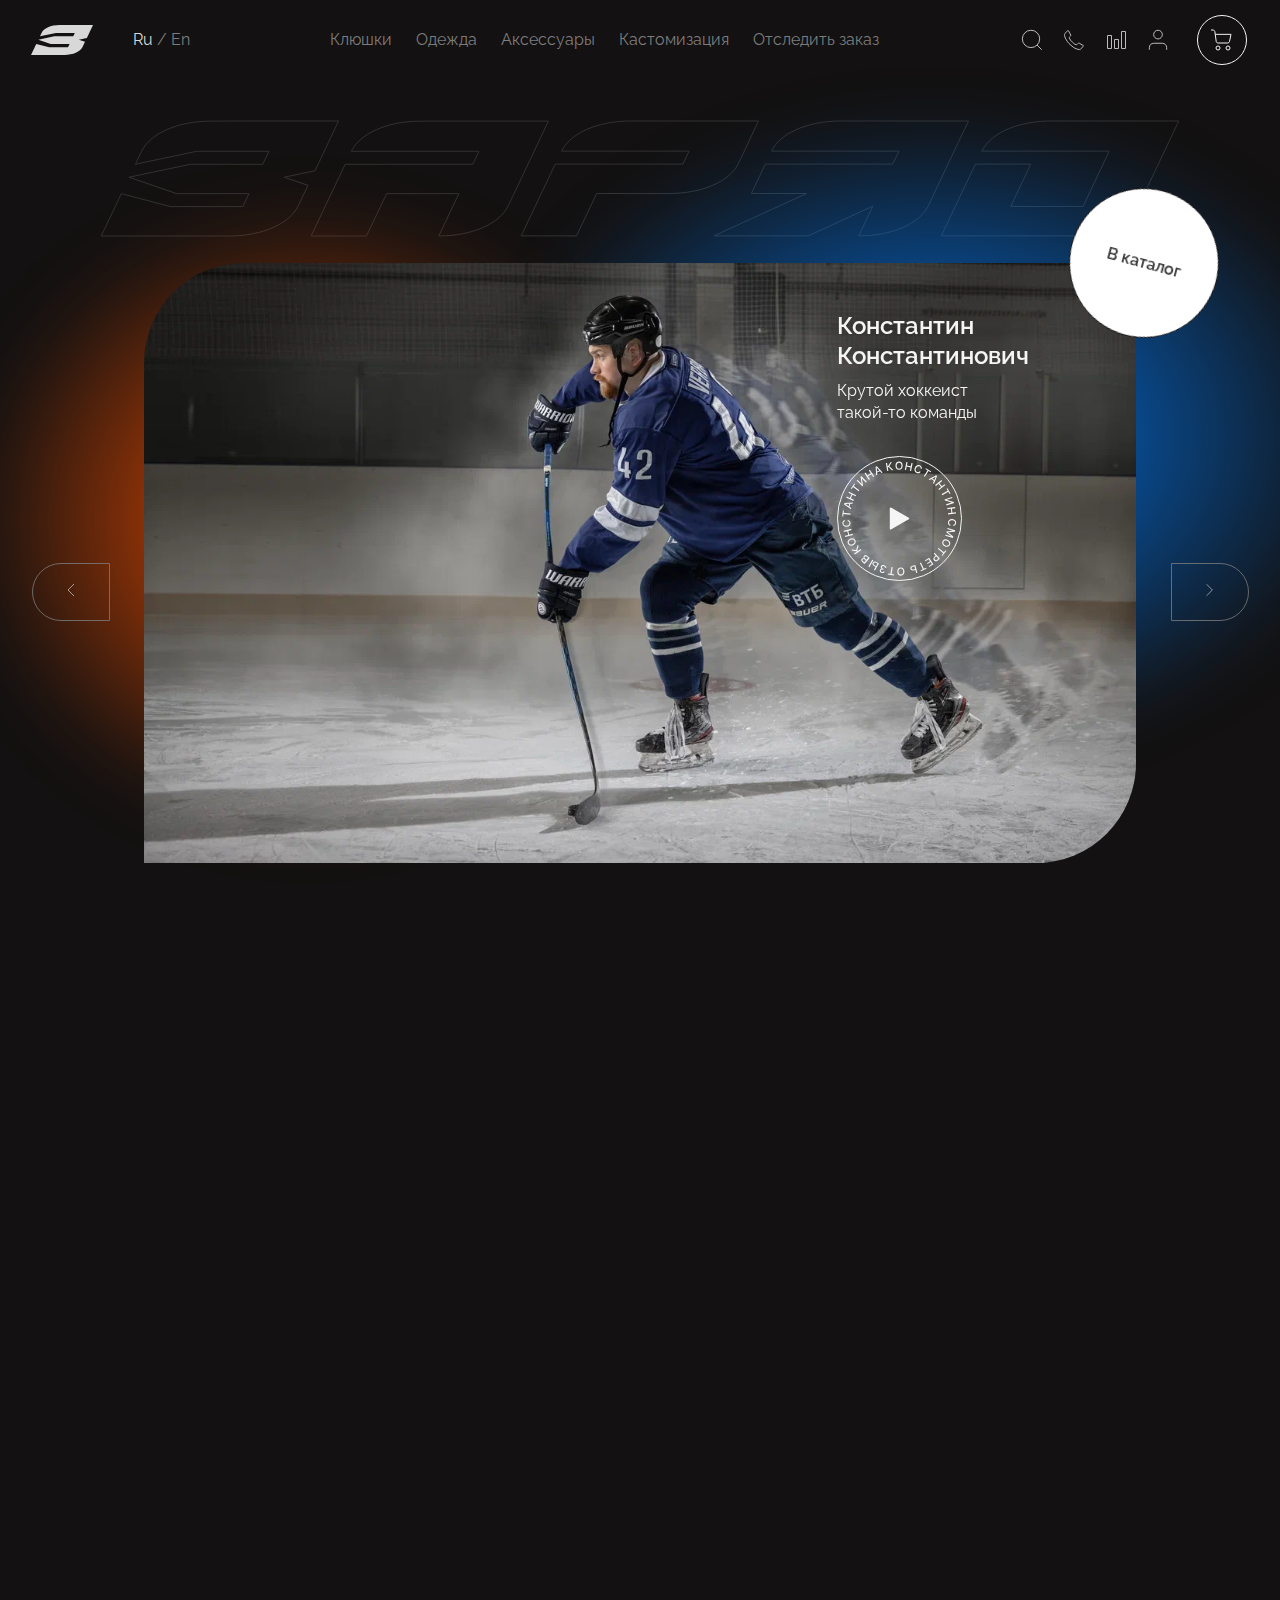
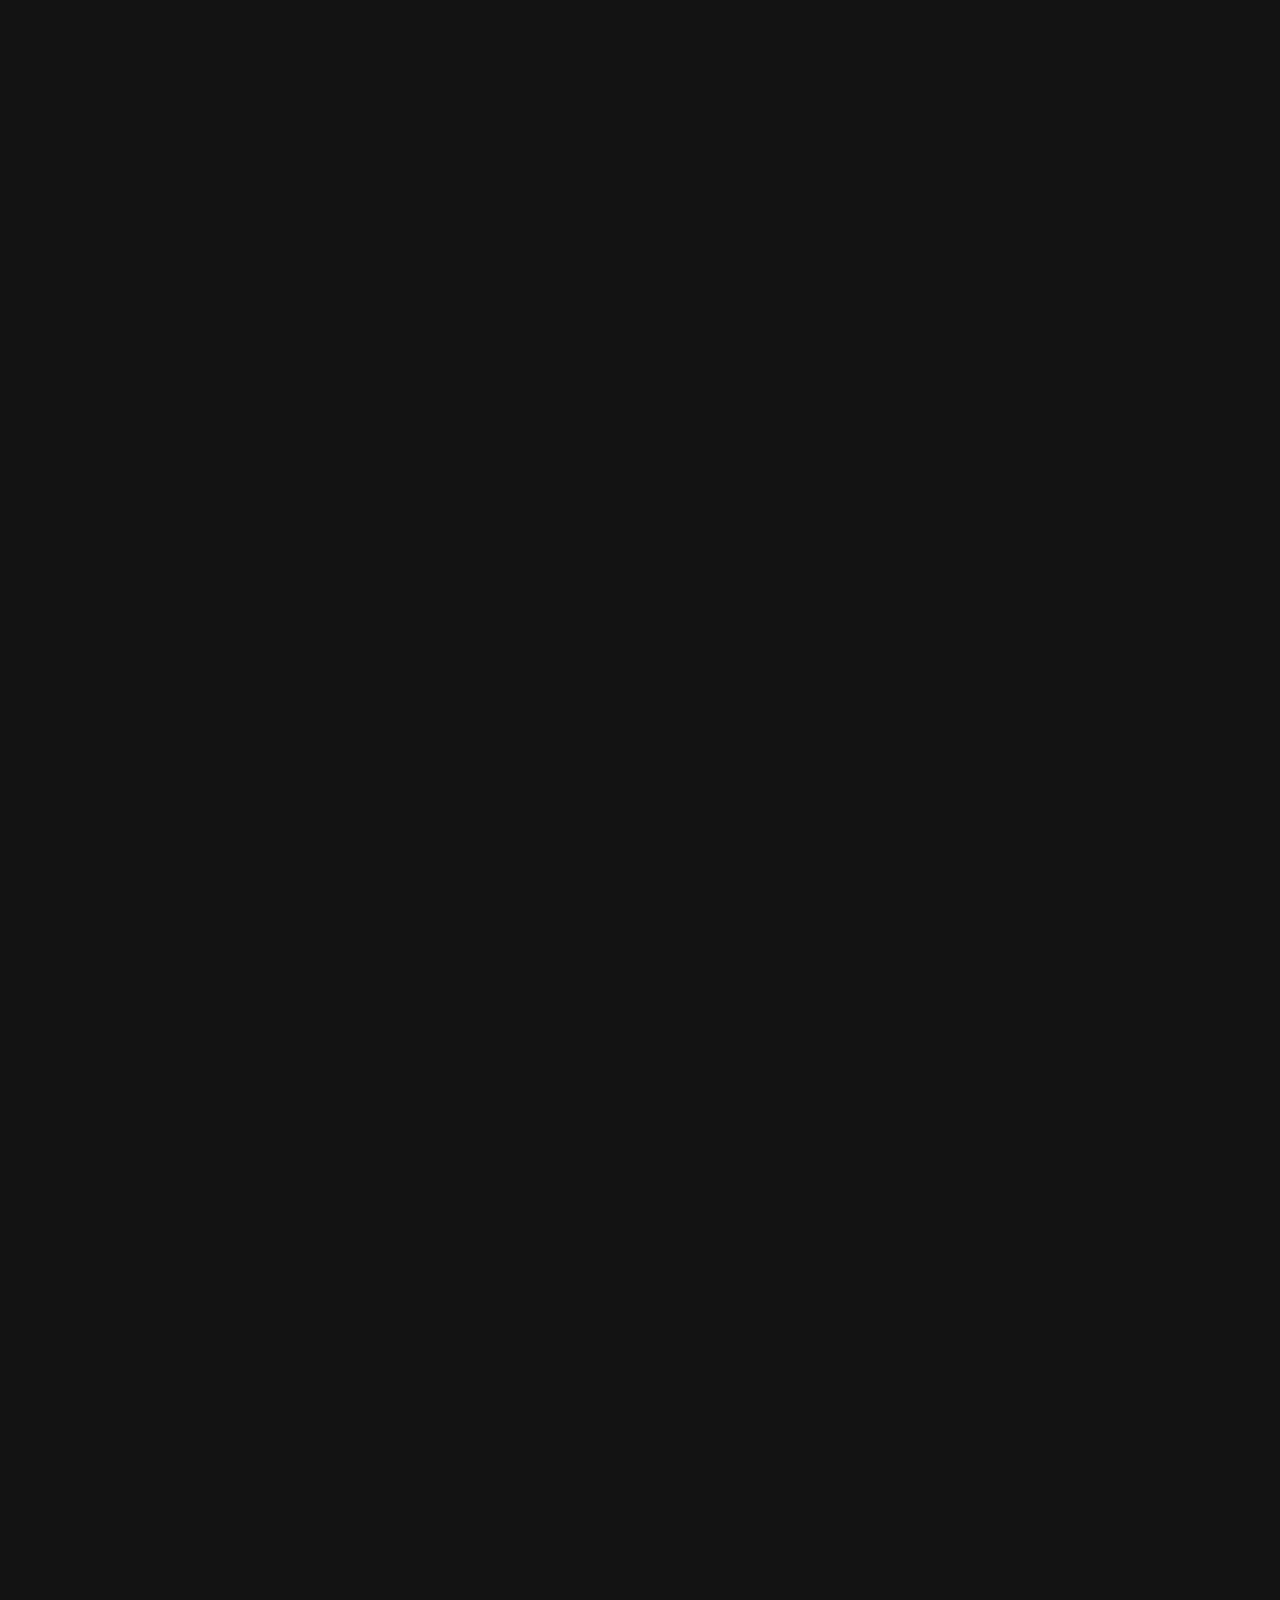
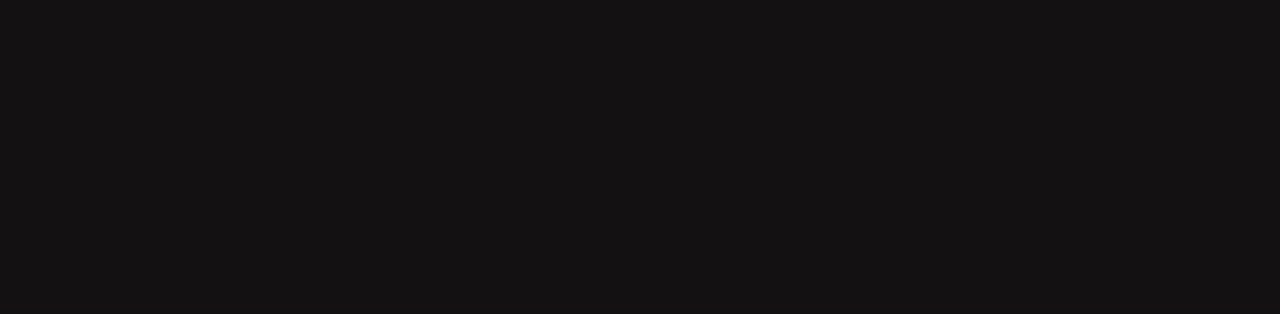
<file: index.html>
<!doctype html>
<html lang="ru" class="no-js">
  <head>
    <meta charset="utf-8">
    <meta name="viewport" content="width=device-width">
    <meta name="google" content="notranslate">
    <meta name="format-detection" content="telephone=no">

    <title>Заряд</title>
    <meta name="description" content="Российское производство хоккейных клюшек">
    <meta name="keywords" content="">

    <script>
      var docElement = document.documentElement;
      docElement.className = docElement.className.replace(/\bno-js\b/, '') + ' js';
    </script>

    
    <link rel="apple-touch-icon" sizes="180x180" href="img/favicon/apple-touch-icon.png">
    <link rel="icon" type="image/png" sizes="32x32" href="img/favicon/favicon-32x32.png">
    <link rel="icon" type="image/png" sizes="16x16" href="img/favicon/favicon-16x16.png">
    <link rel="manifest" href="img/favicon/site.webmanifest">
    <link rel="mask-icon" href="img/favicon/safari-pinned-tab.svg" color="#5bbad5">
    <meta name="msapplication-TileColor" content="#da532c">
    <meta name="theme-color" content="#ffffff">
    
    <meta property="og:title" content="">
    <meta property="og:type" content="">
    <meta property="og:url" content="">
    <meta property="og:image" content="">

    <link rel="stylesheet" href="css/style.min.css?v=1670164837014">

  </head>
  <body>
    <div class="wrapper">
      <header class="header">
  <div class="container">
    <div class="header__container">
      <div class="header__main">
        <a href="/" class="header__logo header__control">
          <svg width="62" height="30" viewBox="0 0 62 30" class="icons__logo">
            <use xlink:href="/img/svg.svg#icon-logo"/>
          </svg>
        </a>
        <div class="header__buttons-lang">
          <button type="button" class="button button__lang button__lang--active js-btn_lang_choise" aria-label="Russian">Ru</button>
          <span>/</span>
          <button type="button" class="button button__lang js-btn_lang_choise" aria-label="English">En</button>
        </div>
      </div>
      <nav>
        <ul class="header__list">
          <li><a href="coming-soon.html" class="header__item text-style">Клюшки</a></li>
          <li><a href="coming-soon.html" class="header__item text-style">Одежда</a></li>
          <li><a href="coming-soon.html" class="header__item text-style">Аксессуары</a></li>
          <li><a href="coming-soon.html" class="header__item text-style">Кастомизация</a></li>
          <li><a href="coming-soon.html" class="header__item text-style">Отследить заказ</a></li>
        </ul>
      </nav>
      <div class="header__buttons">
        <div class="header__controls icons">
          <button class="button header__control" aria-label="Search">
            <svg width="26" height="26" viewBox="0 0 26 26" class="icons__item">
              <use xlink:href="/img/svg.svg#icon-search"/>
            </svg>
          </button>
          <a href="tel:78005119390" class="header__control" aria-label="Phone">      
            <svg width="26" height="26" viewBox="0 0 26 26" class="icons__item">
              <use xlink:href="/img/svg.svg#icon-phone"/>
            </svg>
          </a>
          <button class="button header__control" aria-label="Stats">
            <svg width="26" height="26" viewBox="0 0 26 26" class="icons__item">
              <use xlink:href="/img/svg.svg#icon-graph"/>
            </svg>
          </button>
          <button class="button header__control" aria-label="Login">
            <svg width="26" height="26" viewBox="0 0 26 26" class="icons__item">
              <use xlink:href="/img/svg.svg#icon-login"/>
            </svg>
          </button>
        </div>
        <div>
          <a href="coming-soon.html" class="header__cart header__control" aria-label="Cart">      
            <svg width="54" height="54" viewBox="0 0 54 54" class="icons__cart">
              <use xlink:href="/img/svg.svg#icon-cart"/>
            </svg>
          </a>
        </div>
      </div>
    </div>
  </div>
</header>
      <main class="content">
        
        
  <section class="hero">
  <div class="container">
    <div class="hero__container">
      <div class="hero__name">
        <svg width="1096" height="117" viewBox="0 0 1096 117" class="hero__img">
          <use xlink:href="/img/svg.svg#icon-zaryad"/>
        </svg>
      </div>
      <div class="swiper hero-slider js-hero-slider">
        <div class="swiper-wrapper">
          <div class="swiper-slide">
            <div class="hero-slider__container">
              <article class="hero-slider__link">
                <img alt="" class="hero-slider__img" src="img/hero/hero_1.png" loading="lazy" decoding="async">
                <div class="hero-slider__content">
                  <h3 class="title-h3 hero-slider__title">Константин Константинович</h3>
                  <p class="text-style hero-slider__description">Крутой хоккеист такой-то команды</p>
                  <button class="button hero-slider__circle">
                    <svg width="21" height="23" viewBox="0 0 21 23">
                      <use xlink:href="/img/svg.svg#icon-play"/>
                    </svg>
                    <svg width="117" height="116" viewBox="0 0 117 116" class="hero-slider__review">
                      <use xlink:href="/img/svg.svg#icon-review"/>
                    </svg>
                  </button>
                </div>
              </article>
              <a href="coming-soon.html" class="button button__primary hero-slider__button">В каталог</a>
            </div>
          </div>
          <div class="swiper-slide">
            <div class="hero-slider__container">
              <article class="hero-slider__link">
                <img alt="" class="hero-slider__img" src="img/hero/hero_2.png" loading="lazy" decoding="async">
                <div class="hero-slider__content">
                  <h3 class="title-h3 hero-slider__title">Константин Константинович</h3>
                  <p class="text-style hero-slider__description">Крутой хоккеист такой-то команды</p>
                  <button class="button hero-slider__circle">
                    <svg width="21" height="23" viewBox="0 0 21 23">
                      <use xlink:href="/img/svg.svg#icon-play"/>
                    </svg>
                    <svg width="117" height="116" viewBox="0 0 117 116" class="hero-slider__review">
                      <use xlink:href="/img/svg.svg#icon-review"/>
                    </svg>
                  </button>
                </div>
              </article>
              <a href="coming-soon.html" class="button button__primary hero-slider__button">В каталог</a>
            </div>
          </div>
        </div>
        <div class="swiper-controls">
          <button class="swiper-hero-button-prev" aria-label="previous slide">
            <svg width="18" height="18" viewBox="0 0 18 18" class="icons__item">
              <use xlink:href="/img/svg.svg#icon-left"/>
            </svg>
          </button>
          <button class="swiper-hero-button-next" aria-label="next slide">
            <svg width="18" height="18" viewBox="0 0 18 18" class="icons__item">
              <use xlink:href="/img/svg.svg#icon-right"/>
            </svg>
          </button>
        </div>
      </div>
    </div>
  </div>
</section>
  <section class="products">
  <div class="container">
    <div class="products__container">
      <div class="products__wrapper">
        <h2 class="title-h2">Выбор наших клиентов</h2>
        <div class="swiper-controls products__controls">
          <button class="swiper-products-button-prev" aria-label="previous slide">
            <svg width="18" height="18" viewBox="0 0 18 18" class="icons__item">
              <use xlink:href="/img/svg.svg#icon-left"/>
            </svg>
          </button>
          <button class="swiper-products-button-next" aria-label="next slide">
            <svg width="18" height="18" viewBox="0 0 18 18" class="icons__item">
              <use xlink:href="/img/svg.svg#icon-right"/>
            </svg>
          </button>
        </div>
      </div>      
      <div class="swiper products-slider js-products-slider">
        <div class="swiper-wrapper">
          <div class="swiper-slide products-slider__slide">
            <a href="coming-soon.html" class="products-slider__link">              
              <img alt="" src="img/products/products_1.png" class="products-slider__img" loading="lazy" decoding="async">
            </a>
            <div class="products-slider__description">
              <p class="products-slider__title text-style">Хоккейная клюшка Заряд Т100</p>
              <span class="products-slider__price">14 690 ₽</span>
            </div>
            <div class="products-slider__buttons">
              <button type="button" class="button products-slider__stats" aria-label="Stats">
                <svg width="26" height="26" viewBox="0 0 26 26" class="products-slider__icons products-slider__icons--graph">
                  <use xlink:href="/img/svg.svg#icon-graph"/>
                </svg>
              </button>
              <button type="button" class="button products-slider__details" aria-label="More Details">
                <span>Подробнее</span>
                <svg width="18" height="18" viewBox="0 0 18 18" class="products-slider__icons products-slider__icons--right">
                  <use xlink:href="/img/svg.svg#icon-right"/>
                </svg>
              </button>
            </div>
          </div>
          <div class="swiper-slide products-slider__slide">
            <a href="coming-soon.html" class="products-slider__link">              
              <img alt="" src="img/products/products_1.png" class="products-slider__img" loading="lazy" decoding="async">
            </a>
            <div class="products-slider__description">
              <p class="products-slider__title text-style">Хоккейная клюшка Заряд Т100</p>
              <span class="products-slider__price">14 690 ₽</span>
            </div>
            <div class="products-slider__buttons">
              <button type="button" class="button products-slider__stats" aria-label="Stats">
                <svg width="26" height="26" viewBox="0 0 26 26" class="products-slider__icons products-slider__icons--graph">
                  <use xlink:href="/img/svg.svg#icon-graph"/>
                </svg>
              </button>
              <button type="button" class="button products-slider__details" aria-label="More Details">
                <span>Подробнее</span>
                <svg width="18" height="18" viewBox="0 0 18 18" class="products-slider__icons products-slider__icons--right">
                  <use xlink:href="/img/svg.svg#icon-right"/>
                </svg>
              </button>
            </div>
          </div>
          <div class="swiper-slide products-slider__slide">
            <a href="coming-soon.html" class="products-slider__link">              
              <img alt="" src="img/products/products_1.png" class="products-slider__img" loading="lazy" decoding="async">
            </a>
            <div class="products-slider__description">
              <p class="products-slider__title text-style">Хоккейная клюшка Заряд Т100</p>
              <span class="products-slider__price">14 690 ₽</span>
            </div>
            <div class="products-slider__buttons">
              <button type="button" class="button products-slider__stats" aria-label="Stats">
                <svg width="26" height="26" viewBox="0 0 26 26" class="products-slider__icons products-slider__icons--graph">
                  <use xlink:href="/img/svg.svg#icon-graph"/>
                </svg>
              </button>
              <button type="button" class="button products-slider__details" aria-label="More Details">
                <span>Подробнее</span>
                <svg width="18" height="18" viewBox="0 0 18 18" class="products-slider__icons products-slider__icons--right">
                  <use xlink:href="/img/svg.svg#icon-right"/>
                </svg>
              </button>
            </div>
          </div>
          <div class="swiper-slide products-slider__slide">
            <a href="coming-soon.html" class="products-slider__link">              
              <img alt="" src="img/products/products_1.png" class="products-slider__img" loading="lazy" decoding="async">
            </a>
            <div class="products-slider__description">
              <p class="products-slider__title text-style">Хоккейная клюшка Заряд Т100</p>
              <span class="products-slider__price">14 690 ₽</span>
            </div>
            <div class="products-slider__buttons">
              <button type="button" class="button products-slider__stats" aria-label="Stats">
                <svg width="26" height="26" viewBox="0 0 26 26" class="products-slider__icons products-slider__icons--graph">
                  <use xlink:href="/img/svg.svg#icon-graph"/>
                </svg>
              </button>
              <button type="button" class="button products-slider__details" aria-label="More Details">
                <span>Подробнее</span>
                <svg width="18" height="18" viewBox="0 0 18 18" class="products-slider__icons products-slider__icons--right">
                  <use xlink:href="/img/svg.svg#icon-right"/>
                </svg>
              </button>
            </div>
          </div>
          <div class="swiper-slide products-slider__slide">
            <a href="coming-soon.html" class="products-slider__link">              
              <img alt="" src="img/products/products_1.png" class="products-slider__img" loading="lazy" decoding="async">
            </a>
            <div class="products-slider__description">
              <p class="products-slider__title text-style">Хоккейная клюшка Заряд Т100</p>
              <span class="products-slider__price">14 690 ₽</span>
            </div>
            <div class="products-slider__buttons">
              <button type="button" class="button products-slider__stats" aria-label="Stats">
                <svg width="26" height="26" viewBox="0 0 26 26" class="products-slider__icons products-slider__icons--graph">
                  <use xlink:href="/img/svg.svg#icon-graph"/>
                </svg>
              </button>
              <button type="button" class="button products-slider__details" aria-label="More Details">
                <span>Подробнее</span>
                <svg width="18" height="18" viewBox="0 0 18 18" class="products-slider__icons products-slider__icons--right">
                  <use xlink:href="/img/svg.svg#icon-right"/>
                </svg>
              </button>
            </div>
          </div>
          <div class="swiper-slide products-slider__slide">
            <a href="coming-soon.html" class="products-slider__link">              
              <img alt="" src="img/products/products_1.png" class="products-slider__img" loading="lazy" decoding="async">
            </a>
            <div class="products-slider__description">
              <p class="products-slider__title text-style">Хоккейная клюшка Заряд Т100</p>
              <span class="products-slider__price">14 690 ₽</span>
            </div>
            <div class="products-slider__buttons">
              <button type="button" class="button products-slider__stats" aria-label="Stats">
                <svg width="26" height="26" viewBox="0 0 26 26" class="products-slider__icons products-slider__icons--graph">
                  <use xlink:href="/img/svg.svg#icon-graph"/>
                </svg>
              </button>
              <button type="button" class="button products-slider__details" aria-label="More Details">
                <span>Подробнее</span>
                <svg width="18" height="18" viewBox="0 0 18 18" class="products-slider__icons products-slider__icons--right">
                  <use xlink:href="/img/svg.svg#icon-right"/>
                </svg>
              </button>
            </div>
          </div>
        </div>
      </div>
    </div>
  </div>
  <div class="products__marque">
    <div class="marquee marquee--blue">
      <div class="marquee__box">
        <span>Клюшки для маленьких чемпионов</span>
        <span>Уникальная клюшка с твоим именем</span>
        <span>Клюшки для маленьких чемпионов</span>
        <span>Уникальная клюшка с твоим именем</span>
        <span>Клюшки для маленьких чемпионов</span>
        <span>Уникальная клюшка с твоим именем</span>
      </div>
    </div>
    <div class="marquee">
      <div class="marquee__box">
        <span>Клюшки</span>
        <span>Одежда</span>
        <span>Аксессуары</span>
        <span>Клюшки</span>
        <span>Одежда</span>
        <span>Аксессуары</span>
        <span>Клюшки</span>
        <span>Одежда</span>
        <span>Аксессуары</span>
        <span>Клюшки</span>
        <span>Одежда</span>
        <span>Аксессуары</span>
        <span>Клюшки</span>
        <span>Одежда</span>
        <span>Аксессуары</span>
        <span>Клюшки</span>
        <span>Одежда</span>
        <span>Аксессуары</span>
      </div>
    </div>
  </div>
</section> 
  <section class="subscribe">
  <div class="container">
    <div class="subscribe__container">
      <div class="subscribe__content">
        <h2 class="subscribe__title title-h2">Получи 
          <span class="subscribe__flash">
            <svg width="64" height="63" viewBox="0 0 64 63">
              <use xlink:href="/img/svg.svg#icon-flash"/>
            </svg>
          </span> 
          <br>
          <span class="subscribe__sale">
            <svg width="57" height="56" viewBox="0 0 57 56">
              <use xlink:href="/img/svg.svg#icon-sale"/>
            </svg>
          </span> скидку 
          <span class="subscribe__discont">500 ₽</span> за подписку
        </h2>
        <p class="subscribe__description text-style">Никакого спама и рекламы, только полезная информация, скидки и персональные предложения</p>
        <form class="contact-form" name="contactForm">
          <div class="contact-form__field">
            <input id="id_email" type="email" name="email" placeholder="Ваш Email" class="contact-form__input js-input">
            <span class="message-input"></span>
          </div>
          <button type="submit" class="button button__primary">Подписаться</button>
        </form>
      </div>   
    </div>
      <div class="subscribe__picture">
        <img class="subscribe__img" alt="" src="img/subscribe/subscribe_img.jpg" loading="lazy" decoding="async">
      </div>  
  </div>
</section>  

      </main>
      <footer class="footer">
  <div class="container">
    <div class="footer__container">
      <div class="footer__top">
        <div>
          <svg width="261" height="27" viewBox="0 0 261 27">
            <use xlink:href="/img/svg.svg#icon-logo_lettered"/>
          </svg>
        </div>
        <div class="social">
          <a href="https://t.me/zaryadhockey" class="social__link" target="_blank" rel="nofollow" aria-label="Telegram">
            <svg width="40" height="40" viewBox="0 0 40 40" class="social__icon">
              <use xlink:href="/img/svg.svg#icon-telegram"/>
            </svg>
          </a>
          <a href="https://vk.com/zaryad_hockey" class="social__link" target="_blank" rel="nofollow" aria-label="Vk">
            <svg width="40" height="40" viewBox="0 0 40 40" class="social__icon">
              <use xlink:href="/img/svg.svg#icon-vk"/>
            </svg>
          </a>
        </div>
        <button type="button" class="button button__secondary footer__button">Связаться с нами</button>
      </div>
      <div class="footer__bottom">
        <div class="footer__contacts">
          <div class="contacts">
            <div class="contacts__item">
              <span class="text-style text-style--wrapper">Наименование</span>
              <p class="text-style">ООО «ЗаряД»</p>
            </div>
            <div class="contacts__item">
              <span class="text-style text-style--wrapper">Юридический адрес</span>
              <p class="text-style">Республика Татарстан, г. Набережные Челны,
                ул. Альметьевский тракт, д. 6а</p>
            </div>
            <div class="contacts__wrapper">
              <div class="contacts__item contacts__item--couple">
                <span class="text-style text-style--wrapper">Телефон</span>
                <a href="tel:+78005119390" class="footer__contacts-link">+7 (800) 511-93-90</a>
              </div>
              <div class="contacts__item contacts__item--couple">
                <span class="text-style text-style--wrapper">Email</span>
                <a href="mailto:info@zaryad-hockey.ru" class="footer__contacts-link">info@zaryad-hockey.ru</a>
              </div>
            </div>
            <div class="contacts__wrapper">
              <div class="contacts__item contacts__item--couple">
                <span class="text-style text-style--wrapper">ИНН</span>
                <p class="text-style">1646040440</p>
              </div>
              <div class="contacts__item contacts__item--couple">
                <span class="text-style text-style--wrapper">ОГРН</span>
                <p class="text-style">1151674001632</p>
              </div>
            </div>
          </div>
          <div class="footer__copyright">
            <p class="text-style">© 2017-2022 Заряд</p>
            <a href="coming-soon.html" class="footer__privacy-policy">Политика конфиденциальности</a>
            <a href="https://imperium.im/" class="social__link footer__imperium" target="_blank" rel="nofollow" aria-label="Imperium Web">
            <svg width="132" height="32" viewBox="0 0 132 32">
              <use xlink:href="/img/svg.svg#icon-imperium"/>
            </svg>
          </a>
          </div>
        </div>
        <nav class="footer__nav">
          <div class="footer__nav-wrapper">
            <div class="footer__menu">
              <h4 class="title-h4">О бренде</h4>
              <ul class="footer__list">
                <li><a href="coming-soon.html" class="footer__item text-style">История бренда</a></li>
                <li><a href="coming-soon.html" class="footer__item text-style">Технологии производства</a></li>
                <li><a href="coming-soon.html" class="footer__item text-style">Производство</a></li>
                <li><a href="coming-soon.html" class="footer__item text-style">Контакты магазинов</a></li>
              </ul>
            </div>
            <div class="footer__menu">
              <h4 class="title-h4">Партнерам</h4>
              <ul class="footer__list">
                <li><a href="coming-soon.html" class="footer__item text-style">Производство</a></li>
                <li><a href="coming-soon.html" class="footer__item text-style">Как мы работаем</a></li>
                <li><a href="coming-soon.html" class="footer__item text-style">Информация о выборе контрагентов</a></li>
              </ul>
            </div>
          </div>
          <div class="footer__nav-wrapper">
            <div class="footer__menu">
              <h4 class="title-h4">Покупателям</h4>
              <ul class="footer__list">
                <li><a href="coming-soon.html" class="footer__item text-style">Доставка и оплата</a></li>
                <li><a href="coming-soon.html" class="footer__item text-style">Обмен и возврат</a></li>
                <li><a href="coming-soon.html" class="footer__item text-style">Гарантия</a></li>
                <li><a href="coming-soon.html" class="footer__item text-style">Бонусная программа</a></li>
                <li><a href="coming-soon.html" class="footer__item text-style">Таблица размеров</a></li>
                <li><a href="coming-soon.html" class="footer__item text-style">Подарочный сертификат</a></li>
              </ul>
            </div>
          </div>
        </nav>
      </div>
    </div>
  </div>

</footer>
    </div>
    <script src="js/swiper-bundle.min.js" defer="defer"></script>
    <script src="js/app.js" defer="defer"></script>
  </body>
</html>
</file>
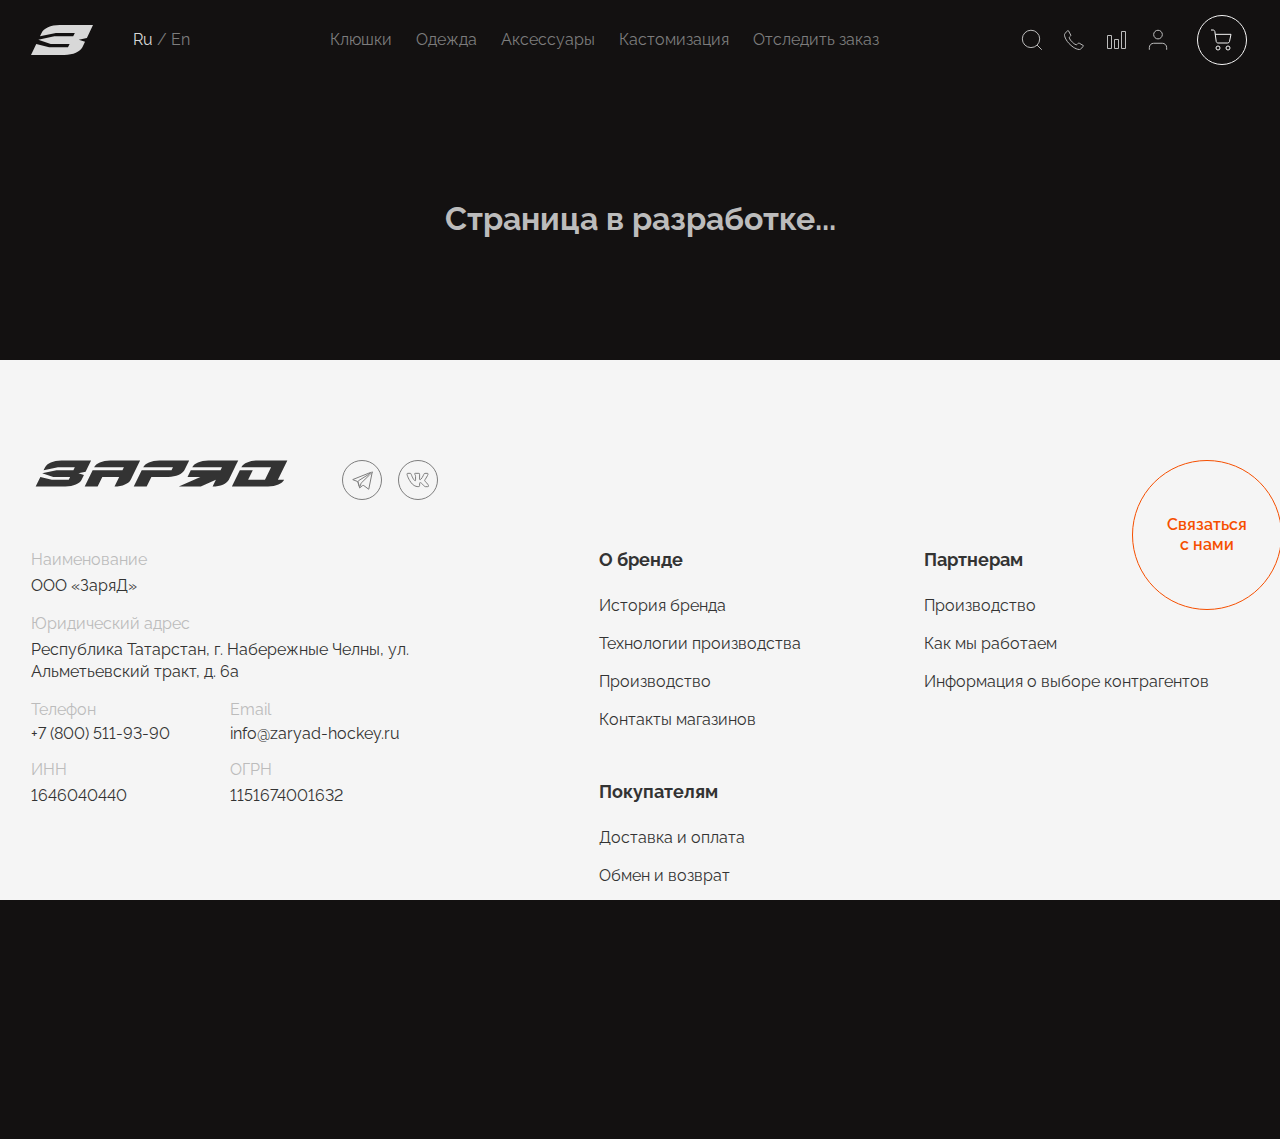
<file: coming-soon.html>
<!doctype html>
<html lang="ru" class="no-js">
  <head>
    <meta charset="utf-8">
    <meta name="viewport" content="width=device-width">
    <meta name="google" content="notranslate">
    <meta name="format-detection" content="telephone=no">

    <title>Заряд</title>
    <meta name="description" content="Российское производство хоккейных клюшек">
    <meta name="keywords" content="">

    <script>
      var docElement = document.documentElement;
      docElement.className = docElement.className.replace(/\bno-js\b/, '') + ' js';
    </script>

    
    <link rel="apple-touch-icon" sizes="180x180" href="img/favicon/apple-touch-icon.png">
    <link rel="icon" type="image/png" sizes="32x32" href="img/favicon/favicon-32x32.png">
    <link rel="icon" type="image/png" sizes="16x16" href="img/favicon/favicon-16x16.png">
    <link rel="manifest" href="img/favicon/site.webmanifest">
    <link rel="mask-icon" href="img/favicon/safari-pinned-tab.svg" color="#5bbad5">
    <meta name="msapplication-TileColor" content="#da532c">
    <meta name="theme-color" content="#ffffff">
    
    <meta property="og:title" content="">
    <meta property="og:type" content="">
    <meta property="og:url" content="">
    <meta property="og:image" content="">

    <link rel="stylesheet" href="css/style.min.css?v=1670164837014">

  </head>
  <body>
    <div class="wrapper">
      <header class="header">
  <div class="container">
    <div class="header__container">
      <div class="header__main">
        <a href="/" class="header__logo header__control">
          <svg width="62" height="30" viewBox="0 0 62 30" class="icons__logo">
            <use xlink:href="/img/svg.svg#icon-logo"/>
          </svg>
        </a>
        <div class="header__buttons-lang">
          <button type="button" class="button button__lang button__lang--active js-btn_lang_choise" aria-label="Russian">Ru</button>
          <span>/</span>
          <button type="button" class="button button__lang js-btn_lang_choise" aria-label="English">En</button>
        </div>
      </div>
      <nav>
        <ul class="header__list">
          <li><a href="coming-soon.html" class="header__item text-style">Клюшки</a></li>
          <li><a href="coming-soon.html" class="header__item text-style">Одежда</a></li>
          <li><a href="coming-soon.html" class="header__item text-style">Аксессуары</a></li>
          <li><a href="coming-soon.html" class="header__item text-style">Кастомизация</a></li>
          <li><a href="coming-soon.html" class="header__item text-style">Отследить заказ</a></li>
        </ul>
      </nav>
      <div class="header__buttons">
        <div class="header__controls icons">
          <button class="button header__control" aria-label="Search">
            <svg width="26" height="26" viewBox="0 0 26 26" class="icons__item">
              <use xlink:href="/img/svg.svg#icon-search"/>
            </svg>
          </button>
          <a href="tel:78005119390" class="header__control" aria-label="Phone">      
            <svg width="26" height="26" viewBox="0 0 26 26" class="icons__item">
              <use xlink:href="/img/svg.svg#icon-phone"/>
            </svg>
          </a>
          <button class="button header__control" aria-label="Stats">
            <svg width="26" height="26" viewBox="0 0 26 26" class="icons__item">
              <use xlink:href="/img/svg.svg#icon-graph"/>
            </svg>
          </button>
          <button class="button header__control" aria-label="Login">
            <svg width="26" height="26" viewBox="0 0 26 26" class="icons__item">
              <use xlink:href="/img/svg.svg#icon-login"/>
            </svg>
          </button>
        </div>
        <div>
          <a href="coming-soon.html" class="header__cart header__control" aria-label="Cart">      
            <svg width="54" height="54" viewBox="0 0 54 54" class="icons__cart">
              <use xlink:href="/img/svg.svg#icon-cart"/>
            </svg>
          </a>
        </div>
      </div>
    </div>
  </div>
</header>
      <main class="content">
        
        
<section class="coming-soon">
  <div class="container">
    <h1>Страница в разработке...</h1>
  </div>
</section>

      </main>
      <footer class="footer">
  <div class="container">
    <div class="footer__container">
      <div class="footer__top">
        <div>
          <svg width="261" height="27" viewBox="0 0 261 27">
            <use xlink:href="/img/svg.svg#icon-logo_lettered"/>
          </svg>
        </div>
        <div class="social">
          <a href="https://t.me/zaryadhockey" class="social__link" target="_blank" rel="nofollow" aria-label="Telegram">
            <svg width="40" height="40" viewBox="0 0 40 40" class="social__icon">
              <use xlink:href="/img/svg.svg#icon-telegram"/>
            </svg>
          </a>
          <a href="https://vk.com/zaryad_hockey" class="social__link" target="_blank" rel="nofollow" aria-label="Vk">
            <svg width="40" height="40" viewBox="0 0 40 40" class="social__icon">
              <use xlink:href="/img/svg.svg#icon-vk"/>
            </svg>
          </a>
        </div>
        <button type="button" class="button button__secondary footer__button">Связаться с нами</button>
      </div>
      <div class="footer__bottom">
        <div class="footer__contacts">
          <div class="contacts">
            <div class="contacts__item">
              <span class="text-style text-style--wrapper">Наименование</span>
              <p class="text-style">ООО «ЗаряД»</p>
            </div>
            <div class="contacts__item">
              <span class="text-style text-style--wrapper">Юридический адрес</span>
              <p class="text-style">Республика Татарстан, г. Набережные Челны,
                ул. Альметьевский тракт, д. 6а</p>
            </div>
            <div class="contacts__wrapper">
              <div class="contacts__item contacts__item--couple">
                <span class="text-style text-style--wrapper">Телефон</span>
                <a href="tel:+78005119390" class="footer__contacts-link">+7 (800) 511-93-90</a>
              </div>
              <div class="contacts__item contacts__item--couple">
                <span class="text-style text-style--wrapper">Email</span>
                <a href="mailto:info@zaryad-hockey.ru" class="footer__contacts-link">info@zaryad-hockey.ru</a>
              </div>
            </div>
            <div class="contacts__wrapper">
              <div class="contacts__item contacts__item--couple">
                <span class="text-style text-style--wrapper">ИНН</span>
                <p class="text-style">1646040440</p>
              </div>
              <div class="contacts__item contacts__item--couple">
                <span class="text-style text-style--wrapper">ОГРН</span>
                <p class="text-style">1151674001632</p>
              </div>
            </div>
          </div>
          <div class="footer__copyright">
            <p class="text-style">© 2017-2022 Заряд</p>
            <a href="coming-soon.html" class="footer__privacy-policy">Политика конфиденциальности</a>
            <a href="https://imperium.im/" class="social__link footer__imperium" target="_blank" rel="nofollow" aria-label="Imperium Web">
            <svg width="132" height="32" viewBox="0 0 132 32">
              <use xlink:href="/img/svg.svg#icon-imperium"/>
            </svg>
          </a>
          </div>
        </div>
        <nav class="footer__nav">
          <div class="footer__nav-wrapper">
            <div class="footer__menu">
              <h4 class="title-h4">О бренде</h4>
              <ul class="footer__list">
                <li><a href="coming-soon.html" class="footer__item text-style">История бренда</a></li>
                <li><a href="coming-soon.html" class="footer__item text-style">Технологии производства</a></li>
                <li><a href="coming-soon.html" class="footer__item text-style">Производство</a></li>
                <li><a href="coming-soon.html" class="footer__item text-style">Контакты магазинов</a></li>
              </ul>
            </div>
            <div class="footer__menu">
              <h4 class="title-h4">Партнерам</h4>
              <ul class="footer__list">
                <li><a href="coming-soon.html" class="footer__item text-style">Производство</a></li>
                <li><a href="coming-soon.html" class="footer__item text-style">Как мы работаем</a></li>
                <li><a href="coming-soon.html" class="footer__item text-style">Информация о выборе контрагентов</a></li>
              </ul>
            </div>
          </div>
          <div class="footer__nav-wrapper">
            <div class="footer__menu">
              <h4 class="title-h4">Покупателям</h4>
              <ul class="footer__list">
                <li><a href="coming-soon.html" class="footer__item text-style">Доставка и оплата</a></li>
                <li><a href="coming-soon.html" class="footer__item text-style">Обмен и возврат</a></li>
                <li><a href="coming-soon.html" class="footer__item text-style">Гарантия</a></li>
                <li><a href="coming-soon.html" class="footer__item text-style">Бонусная программа</a></li>
                <li><a href="coming-soon.html" class="footer__item text-style">Таблица размеров</a></li>
                <li><a href="coming-soon.html" class="footer__item text-style">Подарочный сертификат</a></li>
              </ul>
            </div>
          </div>
        </nav>
      </div>
    </div>
  </div>

</footer>
    </div>
    <script src="js/swiper-bundle.min.js" defer="defer"></script>
    <script src="js/app.js" defer="defer"></script>
  </body>
</html>
</file>
<file: css/style.min.css>
@font-face{font-display:swap;font-family:Raleway;font-style:normal;font-weight:400;src:url(/fonts/Raleway/Raleway-Regular.woff2) format("woff2"),url(/fonts/Raleway/Raleway-Regular.woff) format("woff")}@font-face{font-display:swap;font-family:Raleway;font-style:normal;font-weight:500;src:url(/fonts/Raleway/Raleway-Medium.woff2) format("woff2"),url(/fonts/Raleway/Raleway-Medium.woff) format("woff")}@font-face{font-display:swap;font-family:Raleway;font-style:normal;font-weight:600;src:url(/fonts/Raleway/Raleway-SemiBold.woff2) format("woff2"),url(/fonts/Raleway/Raleway-SemiBold.woff) format("woff")}@font-face{font-display:swap;font-family:Raleway;font-style:normal;font-weight:700;src:url(/fonts/Raleway/Raleway-Bold.woff2) format("woff2"),url(/fonts/Raleway/Raleway-Bold.woff) format("woff")}
/*! normalize.css v8.0.1 | MIT License | github.com/necolas/normalize.css */html{-webkit-text-size-adjust:100%;line-height:1.15}body{margin:0}main{display:block}h1{font-size:2em;margin:.67em 0}hr{box-sizing:content-box;height:0;overflow:visible}pre{font-family:monospace,monospace;font-size:1em}a{background-color:transparent}abbr[title]{border-bottom:none;text-decoration:underline;-webkit-text-decoration:underline dotted;text-decoration:underline dotted}b,strong{font-weight:bolder}code,kbd,samp{font-family:monospace,monospace;font-size:1em}small{font-size:80%}sub,sup{font-size:75%;line-height:0;position:relative;vertical-align:baseline}sub{bottom:-.25em}sup{top:-.5em}img{border-style:none}button,input,optgroup,select,textarea{font-family:inherit;font-size:100%;line-height:1.15;margin:0}button,input{overflow:visible}button,select{text-transform:none}[type=button],[type=reset],[type=submit],button{-webkit-appearance:button}[type=button]::-moz-focus-inner,[type=reset]::-moz-focus-inner,[type=submit]::-moz-focus-inner,button::-moz-focus-inner{border-style:none;padding:0}[type=button]:-moz-focusring,[type=reset]:-moz-focusring,[type=submit]:-moz-focusring,button:-moz-focusring{outline:1px dotted ButtonText}fieldset{padding:.35em .75em .625em}legend{box-sizing:border-box;color:inherit;display:table;max-width:100%;padding:0;white-space:normal}progress{vertical-align:baseline}textarea{overflow:auto}[type=checkbox],[type=radio]{box-sizing:border-box;padding:0}[type=number]::-webkit-inner-spin-button,[type=number]::-webkit-outer-spin-button{height:auto}[type=search]{-webkit-appearance:textfield;outline-offset:-2px}[type=search]::-webkit-search-decoration{-webkit-appearance:none}::-webkit-file-upload-button{-webkit-appearance:button;font:inherit}details{display:block}summary{display:list-item}[hidden],template{display:none}@font-face{font-family:swiper-icons;font-style:normal;font-weight:400;src:url("data:application/font-woff;charset=utf-8;base64, [base64]//wADZ2x5ZgAAAywAAADMAAAD2MHtryVoZWFkAAABbAAAADAAAAA2E2+eoWhoZWEAAAGcAAAAHwAAACQC9gDzaG10eAAAAigAAAAZAAAArgJkABFsb2NhAAAC0AAAAFoAAABaFQAUGG1heHAAAAG8AAAAHwAAACAAcABAbmFtZQAAA/gAAAE5AAACXvFdBwlwb3N0AAAFNAAAAGIAAACE5s74hXjaY2BkYGAAYpf5Hu/j+W2+MnAzMYDAzaX6QjD6/4//Bxj5GA8AuRwMYGkAPywL13jaY2BkYGA88P8Agx4j+/8fQDYfA1AEBWgDAIB2BOoAeNpjYGRgYNBh4GdgYgABEMnIABJzYNADCQAACWgAsQB42mNgYfzCOIGBlYGB0YcxjYGBwR1Kf2WQZGhhYGBiYGVmgAFGBiQQkOaawtDAoMBQxXjg/wEGPcYDDA4wNUA2CCgwsAAAO4EL6gAAeNpj2M0gyAACqxgGNWBkZ2D4/wMA+xkDdgAAAHjaY2BgYGaAYBkGRgYQiAHyGMF8FgYHIM3DwMHABGQrMOgyWDLEM1T9/w8UBfEMgLzE////P/5//f/V/xv+r4eaAAeMbAxwIUYmIMHEgKYAYjUcsDAwsLKxc3BycfPw8jEQA/[base64]/uznmfPFBNODM2K7MTQ45YEAZqGP81AmGGcF3iPqOop0r1SPTaTbVkfUe4HXj97wYE+yNwWYxwWu4v1ugWHgo3S1XdZEVqWM7ET0cfnLGxWfkgR42o2PvWrDMBSFj/IHLaF0zKjRgdiVMwScNRAoWUoH78Y2icB/yIY09An6AH2Bdu/UB+yxopYshQiEvnvu0dURgDt8QeC8PDw7Fpji3fEA4z/PEJ6YOB5hKh4dj3EvXhxPqH/SKUY3rJ7srZ4FZnh1PMAtPhwP6fl2PMJMPDgeQ4rY8YT6Gzao0eAEA409DuggmTnFnOcSCiEiLMgxCiTI6Cq5DZUd3Qmp10vO0LaLTd2cjN4fOumlc7lUYbSQcZFkutRG7g6JKZKy0RmdLY680CDnEJ+UMkpFFe1RN7nxdVpXrC4aTtnaurOnYercZg2YVmLN/d/gczfEimrE/fs/bOuq29Zmn8tloORaXgZgGa78yO9/cnXm2BpaGvq25Dv9S4E9+5SIc9PqupJKhYFSSl47+Qcr1mYNAAAAeNptw0cKwkAAAMDZJA8Q7OUJvkLsPfZ6zFVERPy8qHh2YER+3i/BP83vIBLLySsoKimrqKqpa2hp6+jq6RsYGhmbmJqZSy0sraxtbO3sHRydnEMU4uR6yx7JJXveP7WrDycAAAAAAAH//wACeNpjYGRgYOABYhkgZgJCZgZNBkYGLQZtIJsFLMYAAAw3ALgAeNolizEKgDAQBCchRbC2sFER0YD6qVQiBCv/H9ezGI6Z5XBAw8CBK/m5iQQVauVbXLnOrMZv2oLdKFa8Pjuru2hJzGabmOSLzNMzvutpB3N42mNgZGBg4GKQYzBhYMxJLMlj4GBgAYow/P/PAJJhLM6sSoWKfWCAAwDAjgbRAAB42mNgYGBkAIIbCZo5IPrmUn0hGA0AO8EFTQAA")}:root{--swiper-theme-color:#007aff}.swiper{list-style:none;margin-left:auto;margin-right:auto;overflow:hidden;padding:0;position:relative;z-index:1}.swiper-vertical>.swiper-wrapper{flex-direction:column}.swiper-wrapper{box-sizing:content-box;display:flex;height:100%;position:relative;transition-property:transform;width:100%;z-index:1}.swiper-android .swiper-slide,.swiper-wrapper{transform:translateZ(0)}.swiper-pointer-events{touch-action:pan-y}.swiper-pointer-events.swiper-vertical{touch-action:pan-x}.swiper-slide{flex-shrink:0;height:100%;position:relative;transition-property:transform;width:100%}.swiper-slide-invisible-blank{visibility:hidden}.swiper-autoheight,.swiper-autoheight .swiper-slide{height:auto}.swiper-autoheight .swiper-wrapper{align-items:flex-start;transition-property:transform,height}.swiper-backface-hidden .swiper-slide{-webkit-backface-visibility:hidden;backface-visibility:hidden;transform:translateZ(0)}.swiper-3d,.swiper-3d.swiper-css-mode .swiper-wrapper{perspective:1200px}.swiper-3d .swiper-cube-shadow,.swiper-3d .swiper-slide,.swiper-3d .swiper-slide-shadow,.swiper-3d .swiper-slide-shadow-bottom,.swiper-3d .swiper-slide-shadow-left,.swiper-3d .swiper-slide-shadow-right,.swiper-3d .swiper-slide-shadow-top,.swiper-3d .swiper-wrapper{transform-style:preserve-3d}.swiper-3d .swiper-slide-shadow,.swiper-3d .swiper-slide-shadow-bottom,.swiper-3d .swiper-slide-shadow-left,.swiper-3d .swiper-slide-shadow-right,.swiper-3d .swiper-slide-shadow-top{height:100%;left:0;pointer-events:none;position:absolute;top:0;width:100%;z-index:10}.swiper-3d .swiper-slide-shadow{background:rgba(0,0,0,.15)}.swiper-3d .swiper-slide-shadow-left{background-image:linear-gradient(270deg,rgba(0,0,0,.5),transparent)}.swiper-3d .swiper-slide-shadow-right{background-image:linear-gradient(90deg,rgba(0,0,0,.5),transparent)}.swiper-3d .swiper-slide-shadow-top{background-image:linear-gradient(0deg,rgba(0,0,0,.5),transparent)}.swiper-3d .swiper-slide-shadow-bottom{background-image:linear-gradient(180deg,rgba(0,0,0,.5),transparent)}.swiper-css-mode>.swiper-wrapper{-ms-overflow-style:none;overflow:auto;scrollbar-width:none}.swiper-css-mode>.swiper-wrapper::-webkit-scrollbar{display:none}.swiper-css-mode>.swiper-wrapper>.swiper-slide{scroll-snap-align:start start}.swiper-horizontal.swiper-css-mode>.swiper-wrapper{-ms-scroll-snap-type:x mandatory;scroll-snap-type:x mandatory}.swiper-vertical.swiper-css-mode>.swiper-wrapper{-ms-scroll-snap-type:y mandatory;scroll-snap-type:y mandatory}.swiper-centered>.swiper-wrapper:before{content:"";flex-shrink:0;order:9999}.swiper-centered.swiper-horizontal>.swiper-wrapper>.swiper-slide:first-child{-webkit-margin-start:var(--swiper-centered-offset-before);margin-inline-start:var(--swiper-centered-offset-before)}.swiper-centered.swiper-horizontal>.swiper-wrapper:before{height:100%;min-height:1px;width:var(--swiper-centered-offset-after)}.swiper-centered.swiper-vertical>.swiper-wrapper>.swiper-slide:first-child{-webkit-margin-before:var(--swiper-centered-offset-before);margin-block-start:var(--swiper-centered-offset-before)}.swiper-centered.swiper-vertical>.swiper-wrapper:before{height:var(--swiper-centered-offset-after);min-width:1px;width:100%}.swiper-centered>.swiper-wrapper>.swiper-slide{scroll-snap-align:center center}.swiper-virtual .swiper-slide{-webkit-backface-visibility:hidden;transform:translateZ(0)}.swiper-virtual.swiper-css-mode .swiper-wrapper:after{content:"";left:0;pointer-events:none;position:absolute;top:0}.swiper-virtual.swiper-css-mode.swiper-horizontal .swiper-wrapper:after{height:1px;width:var(--swiper-virtual-size)}.swiper-virtual.swiper-css-mode.swiper-vertical .swiper-wrapper:after{height:var(--swiper-virtual-size);width:1px}:root{--swiper-navigation-size:44px}.swiper-button-next,.swiper-button-prev{align-items:center;color:var(--swiper-navigation-color,var(--swiper-theme-color));cursor:pointer;display:flex;height:var(--swiper-navigation-size);justify-content:center;margin-top:calc(0px - var(--swiper-navigation-size)/2);position:absolute;top:50%;width:calc(var(--swiper-navigation-size)/44*27);z-index:10}.swiper-button-next.swiper-button-disabled,.swiper-button-prev.swiper-button-disabled{cursor:auto;opacity:.35;pointer-events:none}.swiper-button-next.swiper-button-hidden,.swiper-button-prev.swiper-button-hidden{cursor:auto;opacity:0;pointer-events:none}.swiper-navigation-disabled .swiper-button-next,.swiper-navigation-disabled .swiper-button-prev{display:none!important}.swiper-button-next:after,.swiper-button-prev:after{font-family:swiper-icons;font-size:var(--swiper-navigation-size);font-variant:normal;letter-spacing:0;line-height:1;text-transform:none!important}.swiper-button-prev,.swiper-rtl .swiper-button-next{left:10px;right:auto}.swiper-button-prev:after,.swiper-rtl .swiper-button-next:after{content:"prev"}.swiper-button-next,.swiper-rtl .swiper-button-prev{left:auto;right:10px}.swiper-button-next:after,.swiper-rtl .swiper-button-prev:after{content:"next"}.swiper-button-lock{display:none}.swiper-pagination{position:absolute;text-align:center;transform:translateZ(0);transition:opacity .3s;z-index:10}.swiper-pagination.swiper-pagination-hidden{opacity:0}.swiper-pagination-disabled>.swiper-pagination,.swiper-pagination.swiper-pagination-disabled{display:none!important}.swiper-horizontal>.swiper-pagination-bullets,.swiper-pagination-bullets.swiper-pagination-horizontal,.swiper-pagination-custom,.swiper-pagination-fraction{bottom:10px;left:0;width:100%}.swiper-pagination-bullets-dynamic{font-size:0;overflow:hidden}.swiper-pagination-bullets-dynamic .swiper-pagination-bullet{position:relative;transform:scale(.33)}.swiper-pagination-bullets-dynamic .swiper-pagination-bullet-active,.swiper-pagination-bullets-dynamic .swiper-pagination-bullet-active-main{transform:scale(1)}.swiper-pagination-bullets-dynamic .swiper-pagination-bullet-active-prev{transform:scale(.66)}.swiper-pagination-bullets-dynamic .swiper-pagination-bullet-active-prev-prev{transform:scale(.33)}.swiper-pagination-bullets-dynamic .swiper-pagination-bullet-active-next{transform:scale(.66)}.swiper-pagination-bullets-dynamic .swiper-pagination-bullet-active-next-next{transform:scale(.33)}.swiper-pagination-bullet{background:var(--swiper-pagination-bullet-inactive-color,#000);border-radius:50%;display:inline-block;height:var(--swiper-pagination-bullet-height,var(--swiper-pagination-bullet-size,8px));opacity:var(--swiper-pagination-bullet-inactive-opacity,.2);width:var(--swiper-pagination-bullet-width,var(--swiper-pagination-bullet-size,8px))}button.swiper-pagination-bullet{-webkit-appearance:none;-moz-appearance:none;appearance:none;border:none;box-shadow:none;margin:0;padding:0}.swiper-pagination-clickable .swiper-pagination-bullet{cursor:pointer}.swiper-pagination-bullet:only-child{display:none!important}.swiper-pagination-bullet-active{background:var(--swiper-pagination-color,var(--swiper-theme-color));opacity:var(--swiper-pagination-bullet-opacity,1)}.swiper-pagination-vertical.swiper-pagination-bullets,.swiper-vertical>.swiper-pagination-bullets{right:10px;top:50%;transform:translate3d(0,-50%,0)}.swiper-pagination-vertical.swiper-pagination-bullets .swiper-pagination-bullet,.swiper-vertical>.swiper-pagination-bullets .swiper-pagination-bullet{display:block;margin:var(--swiper-pagination-bullet-vertical-gap,6px) 0}.swiper-pagination-vertical.swiper-pagination-bullets.swiper-pagination-bullets-dynamic,.swiper-vertical>.swiper-pagination-bullets.swiper-pagination-bullets-dynamic{top:50%;transform:translateY(-50%);width:8px}.swiper-pagination-vertical.swiper-pagination-bullets.swiper-pagination-bullets-dynamic .swiper-pagination-bullet,.swiper-vertical>.swiper-pagination-bullets.swiper-pagination-bullets-dynamic .swiper-pagination-bullet{display:inline-block;transition:transform .2s,top .2s}.swiper-horizontal>.swiper-pagination-bullets .swiper-pagination-bullet,.swiper-pagination-horizontal.swiper-pagination-bullets .swiper-pagination-bullet{margin:0 var(--swiper-pagination-bullet-horizontal-gap,4px)}.swiper-horizontal>.swiper-pagination-bullets.swiper-pagination-bullets-dynamic,.swiper-pagination-horizontal.swiper-pagination-bullets.swiper-pagination-bullets-dynamic{left:50%;transform:translateX(-50%);white-space:nowrap}.swiper-horizontal>.swiper-pagination-bullets.swiper-pagination-bullets-dynamic .swiper-pagination-bullet,.swiper-pagination-horizontal.swiper-pagination-bullets.swiper-pagination-bullets-dynamic .swiper-pagination-bullet{transition:transform .2s,left .2s}.swiper-horizontal.swiper-rtl>.swiper-pagination-bullets-dynamic .swiper-pagination-bullet{transition:transform .2s,right .2s}.swiper-pagination-progressbar{background:rgba(0,0,0,.25);position:absolute}.swiper-pagination-progressbar .swiper-pagination-progressbar-fill{background:var(--swiper-pagination-color,var(--swiper-theme-color));height:100%;left:0;position:absolute;top:0;transform:scale(0);transform-origin:left top;width:100%}.swiper-rtl .swiper-pagination-progressbar .swiper-pagination-progressbar-fill{transform-origin:right top}.swiper-horizontal>.swiper-pagination-progressbar,.swiper-pagination-progressbar.swiper-pagination-horizontal,.swiper-pagination-progressbar.swiper-pagination-vertical.swiper-pagination-progressbar-opposite,.swiper-vertical>.swiper-pagination-progressbar.swiper-pagination-progressbar-opposite{height:4px;left:0;top:0;width:100%}.swiper-horizontal>.swiper-pagination-progressbar.swiper-pagination-progressbar-opposite,.swiper-pagination-progressbar.swiper-pagination-horizontal.swiper-pagination-progressbar-opposite,.swiper-pagination-progressbar.swiper-pagination-vertical,.swiper-vertical>.swiper-pagination-progressbar{height:100%;left:0;top:0;width:4px}.swiper-pagination-lock{display:none}.swiper-scrollbar{background:rgba(0,0,0,.1);border-radius:10px;position:relative;-ms-touch-action:none}.swiper-scrollbar-disabled>.swiper-scrollbar,.swiper-scrollbar.swiper-scrollbar-disabled{display:none!important}.swiper-horizontal>.swiper-scrollbar,.swiper-scrollbar.swiper-scrollbar-horizontal{bottom:3px;height:5px;left:1%;position:absolute;width:98%;z-index:50}.swiper-scrollbar.swiper-scrollbar-vertical,.swiper-vertical>.swiper-scrollbar{height:98%;position:absolute;right:3px;top:1%;width:5px;z-index:50}.swiper-scrollbar-drag{background:rgba(0,0,0,.5);border-radius:10px;height:100%;left:0;position:relative;top:0;width:100%}.swiper-scrollbar-cursor-drag{cursor:move}.swiper-scrollbar-lock{display:none}.swiper-zoom-container{align-items:center;display:flex;height:100%;justify-content:center;text-align:center;width:100%}.swiper-zoom-container>canvas,.swiper-zoom-container>img,.swiper-zoom-container>svg{max-height:100%;max-width:100%;-o-object-fit:contain;object-fit:contain}.swiper-slide-zoomed{cursor:move}.swiper-lazy-preloader{border:4px solid var(--swiper-preloader-color,var(--swiper-theme-color));border-radius:50%;border-top:4px solid transparent;box-sizing:border-box;height:42px;left:50%;margin-left:-21px;margin-top:-21px;position:absolute;top:50%;transform-origin:50%;width:42px;z-index:10}.swiper-watch-progress .swiper-slide-visible .swiper-lazy-preloader,.swiper:not(.swiper-watch-progress) .swiper-lazy-preloader{-webkit-animation:swiper-preloader-spin 1s linear infinite;animation:swiper-preloader-spin 1s linear infinite}.swiper-lazy-preloader-white{--swiper-preloader-color:#fff}.swiper-lazy-preloader-black{--swiper-preloader-color:#000}@-webkit-keyframes swiper-preloader-spin{0%{transform:rotate(0deg)}to{transform:rotate(1turn)}}@keyframes swiper-preloader-spin{0%{transform:rotate(0deg)}to{transform:rotate(1turn)}}.swiper .swiper-notification{left:0;opacity:0;pointer-events:none;position:absolute;top:0;z-index:-1000}.swiper-free-mode>.swiper-wrapper{margin:0 auto;transition-timing-function:ease-out}.swiper-grid>.swiper-wrapper{flex-wrap:wrap}.swiper-grid-column>.swiper-wrapper{flex-direction:column;flex-wrap:wrap}.swiper-fade.swiper-free-mode .swiper-slide{transition-timing-function:ease-out}.swiper-fade .swiper-slide{pointer-events:none;transition-property:opacity}.swiper-fade .swiper-slide .swiper-slide{pointer-events:none}.swiper-fade .swiper-slide-active,.swiper-fade .swiper-slide-active .swiper-slide-active{pointer-events:auto}.swiper-cube{overflow:visible}.swiper-cube .swiper-slide{-webkit-backface-visibility:hidden;backface-visibility:hidden;height:100%;pointer-events:none;transform-origin:0 0;visibility:hidden;width:100%;z-index:1}.swiper-cube .swiper-slide .swiper-slide{pointer-events:none}.swiper-cube.swiper-rtl .swiper-slide{transform-origin:100% 0}.swiper-cube .swiper-slide-active,.swiper-cube .swiper-slide-active .swiper-slide-active{pointer-events:auto}.swiper-cube .swiper-slide-active,.swiper-cube .swiper-slide-next,.swiper-cube .swiper-slide-next+.swiper-slide,.swiper-cube .swiper-slide-prev{pointer-events:auto;visibility:visible}.swiper-cube .swiper-slide-shadow-bottom,.swiper-cube .swiper-slide-shadow-left,.swiper-cube .swiper-slide-shadow-right,.swiper-cube .swiper-slide-shadow-top{-webkit-backface-visibility:hidden;backface-visibility:hidden;z-index:0}.swiper-cube .swiper-cube-shadow{bottom:0;height:100%;left:0;opacity:.6;position:absolute;width:100%;z-index:0}.swiper-cube .swiper-cube-shadow:before{background:#000;bottom:0;content:"";filter:blur(50px);left:0;position:absolute;right:0;top:0}.swiper-flip{overflow:visible}.swiper-flip .swiper-slide{-webkit-backface-visibility:hidden;backface-visibility:hidden;pointer-events:none;z-index:1}.swiper-flip .swiper-slide .swiper-slide{pointer-events:none}.swiper-flip .swiper-slide-active,.swiper-flip .swiper-slide-active .swiper-slide-active{pointer-events:auto}.swiper-flip .swiper-slide-shadow-bottom,.swiper-flip .swiper-slide-shadow-left,.swiper-flip .swiper-slide-shadow-right,.swiper-flip .swiper-slide-shadow-top{-webkit-backface-visibility:hidden;backface-visibility:hidden;z-index:0}.swiper-creative .swiper-slide{-webkit-backface-visibility:hidden;backface-visibility:hidden;overflow:hidden;transition-property:transform,opacity,height}.swiper-cards{overflow:visible}.swiper-cards .swiper-slide{-webkit-backface-visibility:hidden;backface-visibility:hidden;overflow:hidden;transform-origin:center bottom}.u-svg-wrapper{display:none}.u-hidden{display:none!important}.u-visuallyhidden{clip:rect(0 0 0 0);border:0;height:1px;margin:-1px;overflow:hidden;padding:0;position:absolute;white-space:nowrap;width:1px}.u-invisible{visibility:hidden}html{-webkit-text-size-adjust:none;-webkit-tap-highlight-color:transparent;box-sizing:border-box}*,:after,:before{box-sizing:inherit}body,html{font-feature-settings:"pnum" on,"lnum" on;-webkit-font-smoothing:antialiased;-moz-osx-font-smoothing:grayscale;background-color:#131111;color:#333;font-family:Raleway,system-ui,-apple-system,BlinkMacSystemFont,Segoe UI,Roboto,Helvetica Neue,Helvetica,Arial,sans-serif,Apple Color Emoji,Segoe UI Emoji,Segoe UI Symbol;font-size:16px;height:100%;margin:0;min-height:100%;overflow-x:hidden}a{cursor:pointer;display:inline-block;text-decoration:none}.wrapper{display:flex;flex-direction:column;height:100%}.content{flex:1 0 auto}.title-h2{font-size:24px;font-weight:700;line-height:1.0833333333;margin:0}@media (min-width:768px){.title-h2{font-size:48px}}.title-h3{font-size:18px;font-weight:600;line-height:1.2222222222;margin:0}@media (min-width:768px){.title-h3{font-size:24px}}.title-h4{font-size:16px;font-weight:700;line-height:1.2222222222;margin:0}@media (min-width:768px){.title-h4{font-size:18px}}.text-style{font-size:14px;font-weight:400;line-height:1.375;margin:0}@media (min-width:768px){.text-style{font-size:16px}}.text-style--wrapper{color:#bcbcbc}.message-input{bottom:0;left:0;margin-bottom:30px;position:absolute}.error-input .message-input{color:#f64f00;font-size:14px}.message-input .access-input{color:#0178f3;font-size:14px}.container{margin:0 auto;max-width:1258px;padding:0 20px}.button{background:transparent;border:0;box-sizing:border-box;cursor:pointer;margin:0;padding:0;text-decoration:none}.button:focus{outline:none}.button__lang{color:#7d7d7d;font-size:16px;font-weight:400;line-height:1.375}.button__lang--active{color:#d8d8d8}.button__primary,.button__secondary{border-radius:50%;font-size:16px;font-weight:600;height:150px;line-height:1.25;width:150px}.button__primary{background-color:#fff;border:1px solid #131111;color:#333;padding:0 20px;transition:box-shadow .4s ease-in}.button__primary:focus-visible,.button__primary:hover{box-shadow:0 4px 20px hsla(0,0%,93%,.4)}.button__secondary{border:1px solid #f64f00;color:#f64f00;padding:0 35px;transition:color .4s ease-in,background-color .4s ease-in}.button__secondary:focus-visible,.button__secondary:hover{background-color:#f64f00;color:#fff}.marquee{background-color:#f5f5f5;border:1px solid #333;display:flex;font-size:18px;font-weight:500;line-height:1.2222222222;overflow:hidden;padding:19px 0;text-transform:uppercase}@media (min-width:1024px){.marquee{transform:rotate(-2.51deg)}.marquee--blue{transform:rotate(5.09deg)}}.marquee--blue{background-color:#0178f3;border:none;color:#f5f5f5;z-index:1}.marquee__box{display:flex;gap:100px;white-space:nowrap}.marquee__box span{-webkit-animation:text 25s linear infinite;animation:text 25s linear infinite;display:flex;justify-content:center;width:100%}@-webkit-keyframes text{0%{transform:translate(0)}to{transform:translate(-200%)}}@keyframes text{0%{transform:translate(0)}to{transform:translate(-200%)}}.contact-form{display:flex;flex-direction:column;max-width:445px}.contact-form__field{position:relative;width:100%}.contact-form__input{background-color:inherit;border:none;border-bottom:1px solid #7d7d7d;color:#f5f5f5;margin-bottom:56px;outline:none;padding:0 0 10px;resize:none;width:100%}.contact-form__input::-moz-placeholder{color:#7d7d7d;font-size:16px;line-height:22px}.contact-form__input:-ms-input-placeholder{color:#7d7d7d;font-size:16px;line-height:22px}.contact-form__input::placeholder{color:#7d7d7d;font-size:16px;line-height:22px}.error-input .contact-form__input{border-color:#f64f00}.access-input .contact-form__input{border-color:#0178f3}.hero-slider .swiper-controls{display:none}@media (min-width:768px){.hero-slider .swiper-controls{display:flex;justify-content:space-between;position:absolute;top:50%;width:100%;z-index:2}}.products-slider .swiper-controls{display:flex}.swiper-hero-button-next,.swiper-hero-button-prev,.swiper-products-button-next,.swiper-products-button-prev{background:transparent;border:1px solid #7d7d7d;box-sizing:border-box;cursor:pointer;height:58px;margin:0;opacity:.8;padding:0;text-decoration:none;transition:border-color .4s ease-in;width:78px}.swiper-hero-button-prev,.swiper-products-button-prev{border-radius:30px 0 0 30px;left:0}.swiper-hero-button-next,.swiper-products-button-next{border-radius:0 30px 30px 0;right:0}.swiper-products-button-next,.swiper-products-button-prev{border-color:#bcbcbc}.swiper-products-button-next .icons__item,.swiper-products-button-prev .icons__item{stroke:#bcbcbc}.swiper-products-button-next:hover,.swiper-products-button-prev:hover{border-color:#131111}.swiper-products-button-next:hover .icons__item,.swiper-products-button-prev:hover .icons__item{stroke:#131111}.swiper-hero-button-prev{left:1px;position:relative}.swiper-hero-button-next:hover,.swiper-hero-button-prev:hover{border-color:#fff}.swiper-hero-button-next:hover .icons__item,.swiper-hero-button-prev:hover .icons__item{stroke:#fff}.swiper-button-disabled{opacity:.4}.hero-slider{height:100%;overflow:visible;position:relative;width:100%}@media (min-width:1024px){.hero-slider:before{background:radial-gradient(50% 50% at 50% 50%,#0178f3 0,rgba(1,120,243,0) 100%) no-repeat;height:645px;right:-10%;top:-25%;width:878px}.hero-slider:after,.hero-slider:before{content:"";display:block;filter:blur(32px);position:absolute}.hero-slider:after{background:radial-gradient(50% 50% at 50% 50%,#f64f00 0,rgba(246,79,0,0) 100%);height:634px;left:-5%;top:-10%;width:674px}}@media (min-width:1260px){.hero-slider{overflow:visible}}.hero-slider__container{display:flex;justify-content:center;scale:.8;transition:scale .4s ease-out}.swiper-slide-active .hero-slider__container{scale:1;transition:scale .4s ease-out}.hero-slider__link{max-height:600px;position:relative;width:100%}@media (min-width:768px){.hero-slider__link{width:calc(100% - 226px)}}.hero-slider__img{border-radius:100px 0;height:100%;-o-object-fit:cover;object-fit:cover;width:100%}.hero-slider__content{color:#f5f5f5;display:none;max-width:281px;position:absolute;right:18px;top:48px}@media (min-width:1260px){.hero-slider__content{display:block}}.hero-slider__title{margin-bottom:10px}.hero-slider__description{margin-bottom:32px;width:63%}.hero-slider__circle{align-items:center;background-color:inherit;border:1px solid #f5f5f5;border-radius:50%;display:flex;height:125px;justify-content:center;position:relative;width:125px}.hero-slider__review{-webkit-animation:animate 20s linear infinite;animation:animate 20s linear infinite;height:100%;left:0;position:absolute;top:0;width:100%}.hero-slider__button{display:none}@media (min-width:768px){.hero-slider__button{align-items:center;display:flex;justify-content:center;position:absolute;right:30px;top:-75px;transform:rotate(15deg)}}@-webkit-keyframes animate{0%{transform:rotate(1turn)}to{transform:rotate(0deg)}}@keyframes animate{0%{transform:rotate(1turn)}to{transform:rotate(0deg)}}.products-slider__slide{max-width:282px}.products-slider__link{margin-bottom:16px}.products-slider__img{width:100%}.products-slider__description{display:flex;flex-direction:column;gap:8px;margin-bottom:24px}.products-slider__title{font-size:18px}.products-slider__price{font-size:18px;font-weight:700;line-height:1.2222222222}.products-slider__buttons{align-items:center;display:flex;gap:10px;width:100%}.products-slider__stats{border:1px solid #bcbcbc;border-radius:30px 0 0 30px;padding:13px 19px;transition:border-color .4s ease-in}.products-slider__stats:hover{border-color:#333}.products-slider__icons{fill:none}.products-slider__icons--graph{stroke:#333;height:18px;width:17px}.products-slider__icons--right{stroke:#7d7d7d;transition:stroke .4s ease-in}.products-slider__details{align-items:center;border:1px solid #333;border-radius:0 30px 30px 0;display:flex;font-size:16px;font-weight:600;justify-content:space-between;line-height:1.25;padding:14px 24px;transition:border-color .4s ease-in,color .4s ease-in;width:100%}.products-slider__details:hover{border-color:#f64f00;color:#f64f00}.products-slider__details:hover .products-slider__icons--right{stroke:#f64f00}.icons__item{fill:none;stroke:#bcbcbc;transition:stroke .4s ease-in}.icons__item:hover{stroke:#f5f5f5}.icons__logo{fill:#d8d8d8;transition:fill .4s ease-in}.icons__logo:hover{fill:#bcbcbc}.icons__cart{stroke:#f5f5f5}.social{display:flex;gap:16px}.social__link{fill:none;display:flex}.social__link:focus{outline:none}.social__link:focus-visible{border-radius:3px;outline:1px solid #bcbcbc}.social__icon{stroke:#7d7d7d;transition:stroke .4s ease-in}.social__icon:hover{stroke:#f64f00}.contacts{display:flex;flex-direction:column;gap:10px}@media (min-width:768px){.contacts{gap:16px}}.contacts__item{display:flex;flex-direction:column;gap:4px}.contacts__item--couple{width:50%}.contacts__wrapper{display:flex;width:100%}.header__container{align-items:center;display:flex;justify-content:space-between;padding:13px 0}.header__main{gap:40px}.header__logo,.header__main{align-items:center;display:flex}.header__buttons-lang{color:#7d7d7d;display:none;font-size:16px;font-weight:400;line-height:1.375}@media (min-width:1024px){.header__buttons-lang{display:block}}.header__list{display:none;list-style:none;margin:0;padding:0}@media (min-width:1024px){.header__list{display:flex;gap:24px}}.header__item{color:#7d7d7d;transition:color .4s ease-in}.header__item:focus{outline:none}.header__item:focus-visible,.header__item:hover{color:#bcbcbc}.header__buttons{align-items:center;display:flex;gap:24px}.header__controls{display:none}@media (min-width:1024px){.header__controls{display:flex;gap:16px}}.header__control{fill:none;align-items:center;display:flex}.header__control:focus{outline:none}.header__control:focus-visible{border-radius:3px;outline:1px solid #f5f5f5}.header__cart{align-items:center;display:flex;transition:scale .4s ease-in}.header__cart:hover{scale:1.1}.hero__container{display:flex;flex-direction:column;gap:22px;padding:20px 0}@media (min-width:768px){.hero__container{padding:40px 0 130px}}.hero__name{text-align:center;width:100%}.hero__img{width:100%}@media (min-width:768px){.hero__img{width:inherit}}.products{background-color:#f5f5f5}.products__container{display:flex;flex-direction:column;gap:40px;overflow:hidden;padding:100px 0}.products__wrapper{align-items:center;display:flex;justify-content:space-between}.products__controls{display:flex}.products__marque{display:flex;flex-direction:column;width:100%}.subscribe{overflow:hidden;position:relative}.subscribe__container{display:flex;padding:40px 0}@media (min-width:768px){.subscribe__container{padding:70px 0 130px}}.subscribe__content{max-width:665px;position:relative;z-index:1}.subscribe__title{color:#131111;font-size:50px;margin-bottom:40px;text-shadow:0 1px #bcbcbc,0 -1px #bcbcbc,1px 0 #bcbcbc,-1px 0 #bcbcbc}@media (min-width:768px){.subscribe__title{font-size:90px}}.subscribe__flash,.subscribe__sale{position:relative}.subscribe__flash:before,.subscribe__sale:before{content:"";display:block;left:50%;position:absolute;top:50%;transform:translate(-50%,-50%)}.subscribe__flash:before{background:radial-gradient(50% 50% at 50% 50%,#0178f3 0,rgba(1,120,243,0) 100%);filter:blur(32px);height:105px;width:105px}.subscribe__sale:before{background:radial-gradient(50% 50% at 50% 50%,#f64f00 0,rgba(246,79,0,0) 100%);filter:blur(32px);height:90px;width:90px}.subscribe__discont{color:#f5f5f5;line-height:1.1555555556;text-shadow:none}.subscribe__description{color:#bcbcbc;font-size:18px;line-height:1.3333333333;margin-bottom:40px;max-width:490px}.subscribe__picture{display:none;z-index:0}@media (min-width:1024px){.subscribe__picture{display:block;position:absolute;right:-34%;top:0}.subscribe__picture:before{border:1px solid #333;border-radius:50%;content:"";display:block;height:736px;left:0;position:absolute;top:0;width:736px}}@media (min-width:1200px){.subscribe__picture{right:-6%}}.subscribe__img{border-radius:50%;-o-object-fit:contain;object-fit:contain;padding:40px;width:736px}.footer{background-color:#f5f5f5}.footer__container{display:flex;flex-direction:column;gap:49px;padding:40px 0}@media (min-width:768px){.footer__container{padding:100px 0}}.footer__button{display:none;position:absolute;right:0;top:-70px;z-index:2}@media (min-width:768px){.footer__button{align-items:center;display:flex;flex-direction:row;justify-content:center}}@media (min-width:1260px){.footer__button{right:-33px;top:0}}.footer__top{align-items:flex-start;display:flex;flex-direction:column;gap:10px;position:relative}@media (min-width:768px){.footer__top{flex-direction:row;gap:50px}}.footer__bottom{display:flex;flex-direction:column;gap:50px;position:relative}@media (min-width:768px){.footer__bottom{flex-direction:row;gap:169px}}.footer__contacts{display:flex;flex-direction:column;gap:20px;order:1}@media (min-width:768px){.footer__contacts{gap:68px;justify-content:space-between;order:0;width:38%}}.footer__list{display:flex;flex-direction:column;gap:10px;list-style:none;margin:0;padding:0}@media (min-width:768px){.footer__list{gap:16px}}.footer__item{color:#333;transition:color .4s ease-in}.footer__item:focus{outline:none}.footer__item:focus-visible,.footer__item:hover{color:#bcbcbc}.footer__contacts-link{color:#333;transition:color .4s ease-in}.footer__contacts-link:focus{outline:none}.footer__contacts-link:focus-visible,.footer__contacts-link:hover{color:#bcbcbc}.footer__nav{display:flex;flex-direction:column;gap:25px;order:0}@media (min-width:768px){.footer__nav{gap:50px;order:0;width:62%}}.footer__nav-wrapper{display:flex}.footer__menu{display:flex;flex-direction:column;gap:12px;width:50%}@media (min-width:768px){.footer__menu{gap:24px}}.footer__copyright{color:#7d7d7d;display:flex;flex-direction:column;gap:4px}@media (min-width:768px){.footer__copyright{gap:8px}}.footer__privacy-policy{color:#7d7d7d;text-decoration:underline;transition:color .4s ease-in}.footer__privacy-policy:focus{outline:none}.footer__privacy-policy:focus-visible,.footer__privacy-policy:hover{color:#bcbcbc}.footer__imperium{margin-top:10px}@media (min-width:768px){.footer__imperium{bottom:0;margin:0;position:absolute;right:-10px;transition:opacity .4s ease-in}.footer__imperium:hover{opacity:.6}}@media (min-width:1260px){.footer__imperium{right:-33px}}.coming-soon{align-items:center;color:#bcbcbc;display:flex;padding:100px 0}
</file>
